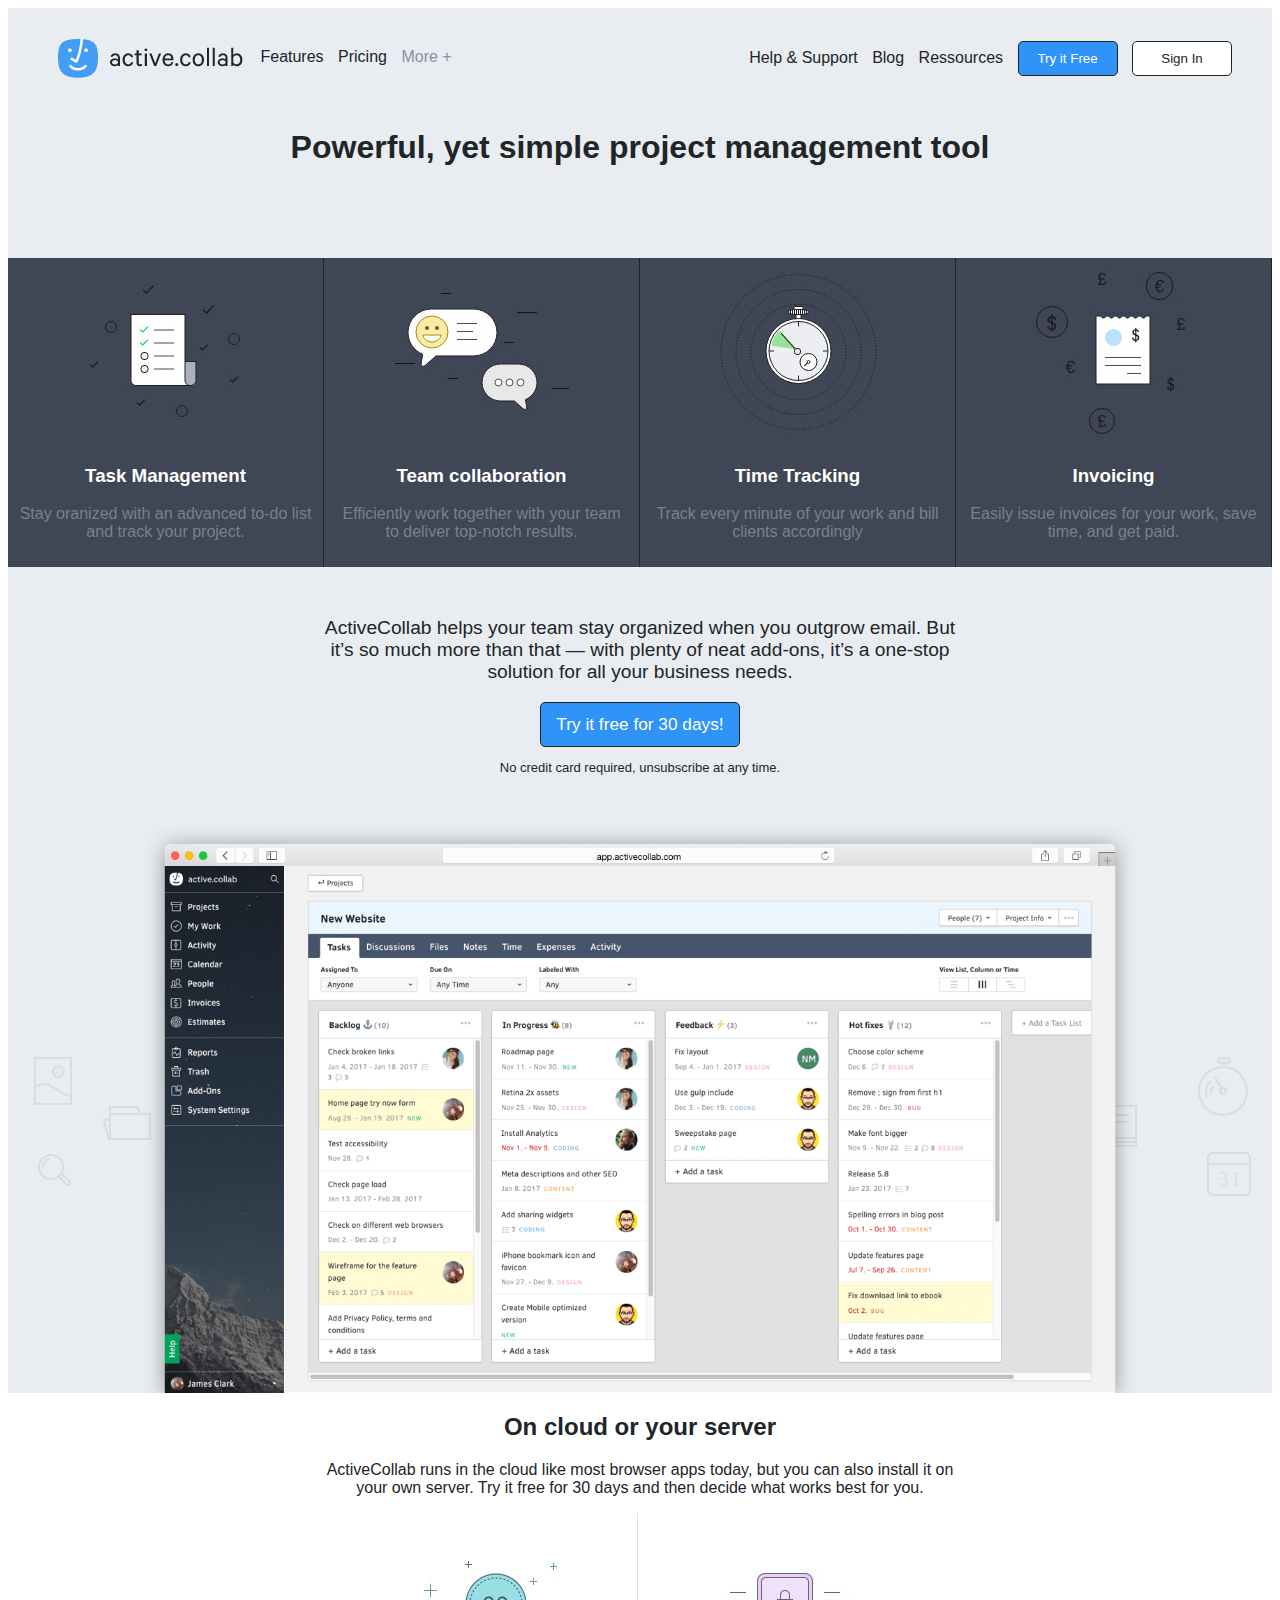
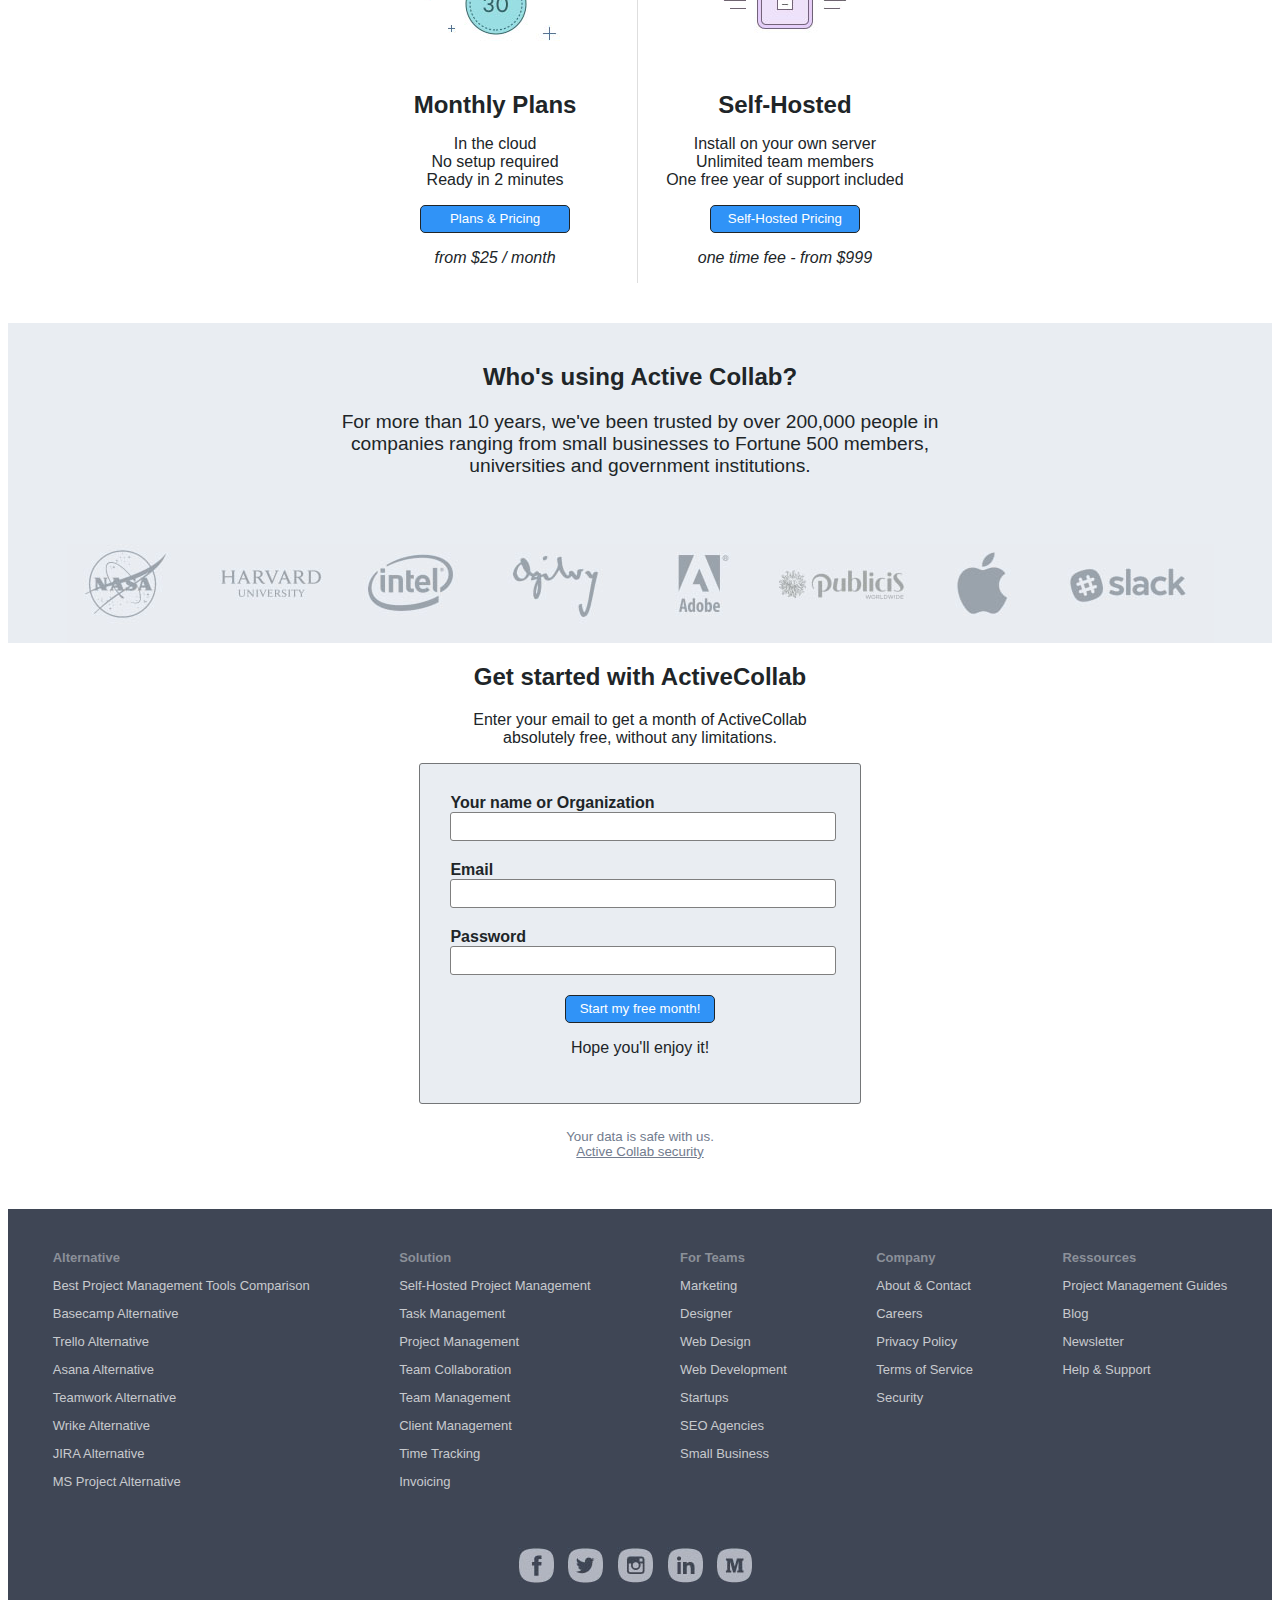
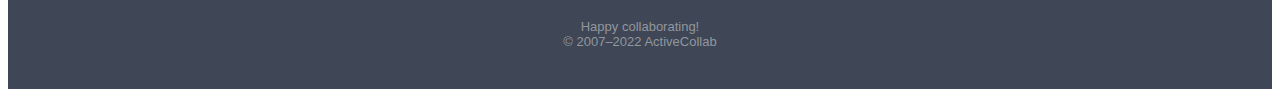
<file: active-collab/index.html>
<!DOCTYPE html>
<html lang="en">
    <head>
        <meta charset="UTF-8">
        <link rel="stylesheet" href="style.css">
        <title>ActiveCollab - Website</title>
    </head>
    <body>
        <header>
            <div class="menu">
                <menu class="menu-gauche">
                        <li><img src="img/logo.jpg" alt="logo"></li>
                        <li>Features</li>
                        <li>Pricing</li>
                        <li>More +</li>
                </menu>
                <menu class="menu-droite">
                        <li>Help & Support</li>
                        <li>Blog</li>
                        <li>Ressources</li>
                        <li><button>Try it Free</button></li>
                        <li><button class="sign">Sign In</button></li>
                </menu>
            </div>
            <div class="header">
                <h1>Powerful, yet simple project management tool</h1>
            </div>      
        </header>
        <main>
            <div class="intro">
                <article>
                    <img src="img/task-management.jpg" alt="Icon Task management">
                    <h3>Task Management</h3>
                    <p>Stay oranized with an advanced to-do list and track your project.</p>
                </article>
                <article>
                    <img src="img/team-collaboration.jpg" alt="icon Team collaboration">
                    <h3>Team collaboration</h3>
                    <p>Efficiently work together with your team to deliver top-notch results.</p>
                </article>
                <article>
                    <img src="img/time-tracking.jpg" alt="Icon Time Tracking">
                    <h3>Time Tracking</h3>
                    <p>Track every minute of your work and bill clients accordingly</p>
                </article>
                <article>
                    <img src="img/invoicing.jpg" alt="Icon Invoicing">
                    <h3>Invoicing</h3>
                    <p>Easily issue invoices for your work, save time, and get paid.</p>
                </article>
            </div>
            <div class="try-it">
                <div>
                    <p>ActiveCollab helps your team stay organized when you outgrow email. But it’s so much more than that — with plenty of neat add-ons, it’s a one-stop solution for all your business needs.</p>
                    <button>Try it free for 30 days!</button>
                    <p>No credit card required, unsubscribe at any time.</p>
                </div>
                <div>
                    <img src="img/demo.png" alt="Service preview">
                </div>
            </div>
            <div class="cloud">
                <div>
                    <h2>On cloud or your server</h2>
                    <p>ActiveCollab runs in the cloud like most browser apps today, but you can also install it on your own server. Try it free for 30 days and then decide what works best for you.</p>
                </div>
                <div>
                    <div>
                        <img src="img/monthly-plan.jpg" alt="monthly-plan">
                        <h2>Monthly Plans</h2>
                        <p>In the cloud<br>No setup required<br>Ready in 2 minutes</p>
                        <button>Plans & Pricing</button>
                     <p>from $25 / month</p>
                    </div>
                    <div>
                        <img src="img/self-hosted.jpg" alt="Self-Hosted">
                        <h2>Self-Hosted</h2>
                        <p>Install on your own server<br>Unlimited team members<br>One free year of support included</p>
                        <button>Self-Hosted Pricing</button>
                        <p>one time fee - from $999</p>
                    </div>    
                </div>
            </div>
            <div class="who">
                <article>
                    <h2>Who's using Active Collab?</h2>
                    <p>For more than 10 years, we've been trusted by over 200,000 people in companies ranging from small businesses to Fortune 500 members, universities and government institutions.</p>
                   <!-- <img src="img/who.jpg" alt="partner">--> 
                </article>
            </div>
            <section class="start">
                <div>
                    <h2>Get started with ActiveCollab</h2>
                    <p>Enter your email to get a month of ActiveCollab<br>absolutely free, without any limitations.</p>

                    <form>
                        <label for="name">Your name or Organization</label><br>
                        <input type="text" id="name"><br>
                        <label for="email">Email</label><br>
                        <input type="email" id="email"><br>
                        <label for="password">Password</label><br>
                        <input type="password" id="password"><br>
                        <div class="center">
                            <button>Start my free month!</button>
                            <p>Hope you'll enjoy it!</p>
                        </div>
                    </form>
                    <p class="safe">Your data is safe with us.<br>
                        <a href="#">Active Collab security</a>
                    </p>
                </div>
            </section>
        </main>
        <footer>
            <div class="footer">
                <article>
                    <h2>Alternative</h2>
                    <p>Best Project Management Tools Comparison</p>
                    <p>Basecamp Alternative</p>
                    <p>Trello Alternative</p>
                    <p>Asana Alternative</p>
                    <p>Teamwork Alternative</p>
                    <p>Wrike Alternative</p>
                    <p>JIRA Alternative</p>
                    <p>MS Project Alternative</p>
                </article>
                <article>
                    <h2>Solution</h2>
                    <p>Self-Hosted Project Management</p>
                    <p>Task Management</p>
                    <p>Project Management</p>
                    <p>Team Collaboration</p>
                    <p>Team Management</p>
                    <p>Client Management</p>
                    <p>Time Tracking</p>
                    <p>Invoicing</p>
                </article>
                <article>
                    <h2>For Teams</h2>
                    <p>Marketing</p>
                    <p>Designer</p>
                    <p>Web Design</p>
                    <p>Web Development</p>
                    <p>Startups</p>
                    <p>SEO Agencies</p>
                    <p>Small Business</p>
                </article>
                <article>
                    <h2>Company</h2>
                    <p>About & Contact</p>
                    <p>Careers</p>
                    <p>Privacy Policy</p>
                    <p>Terms of Service</p>
                    <p>Security</p>
                </article>
                <article>
                    <h2>Ressources</h2>
                    <p>Project Management Guides</p>
                    <p>Blog</p>
                    <p>Newsletter</p>
                    <p>Help & Support</p>
                </article>
            </div>
            <div class="social">
                <div>
                    <img src="img/fb.jpg" alt="Facebook">
                    <img src="img/twitter.jpg" alt="Twitter">
                    <img src="img/instagram.jpg" alt="Instagram">
                    <img src="img/linkedin.jpg" alt="LinkedIn">
                    <img src="img/monster.jpg" alt="Monster">
                </div>
                <div>
                    <p>Happy collaborating!
                 <br>© 2007–2022 ActiveCollab</p>
                    </div> 
            </div>
        </footer>
    </body>
</html>
</file>
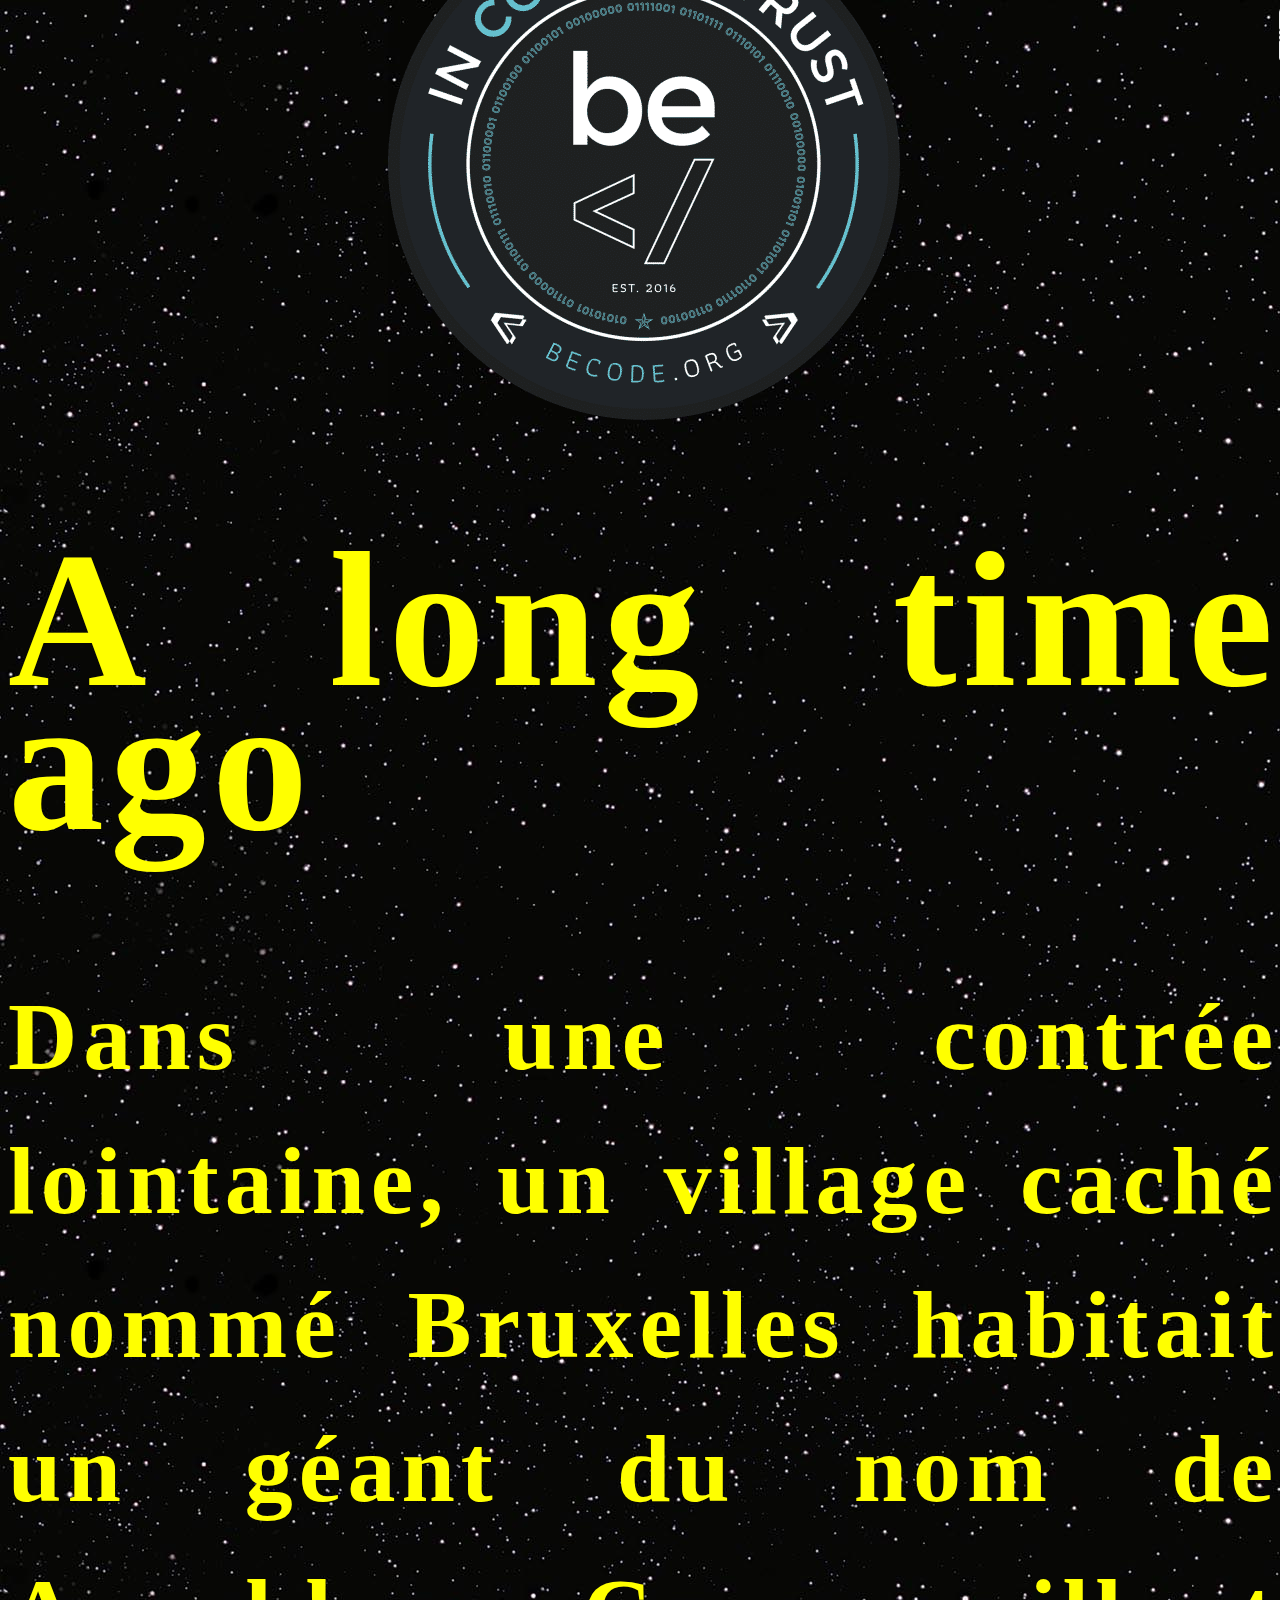
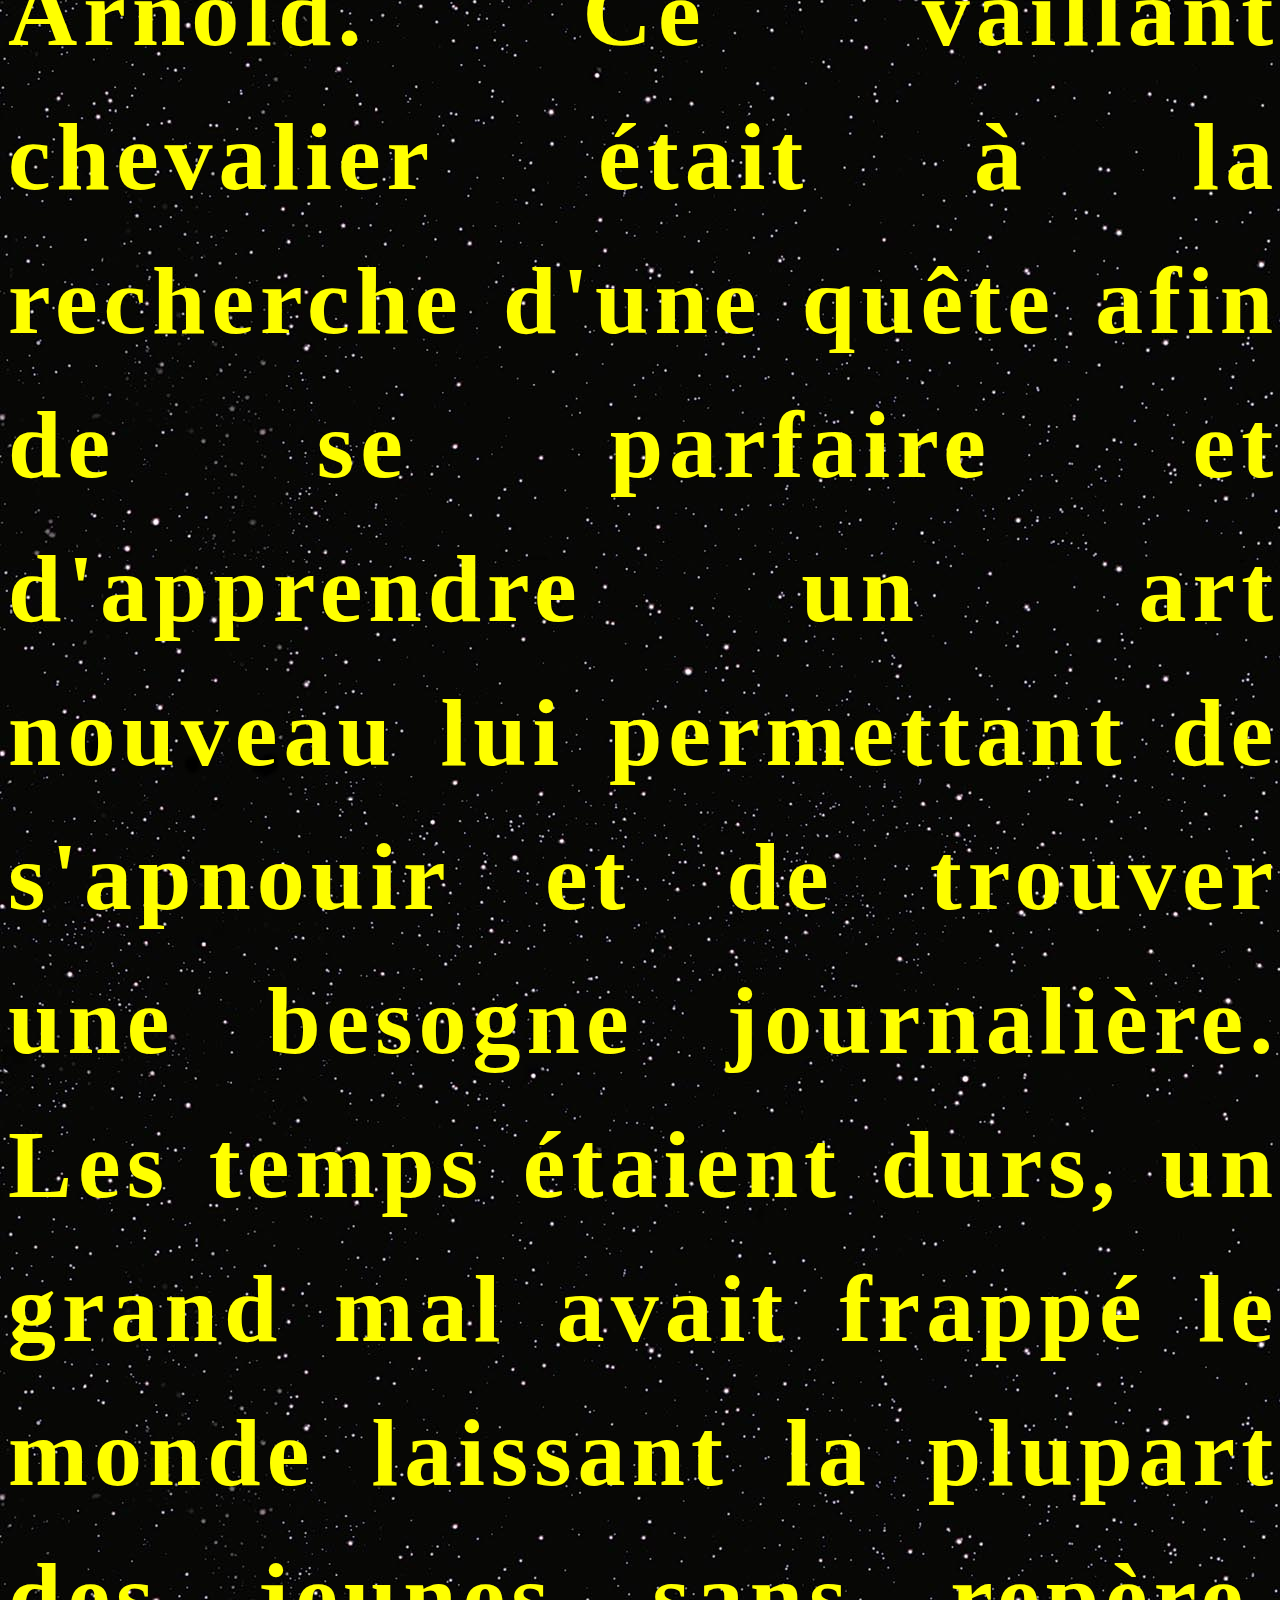
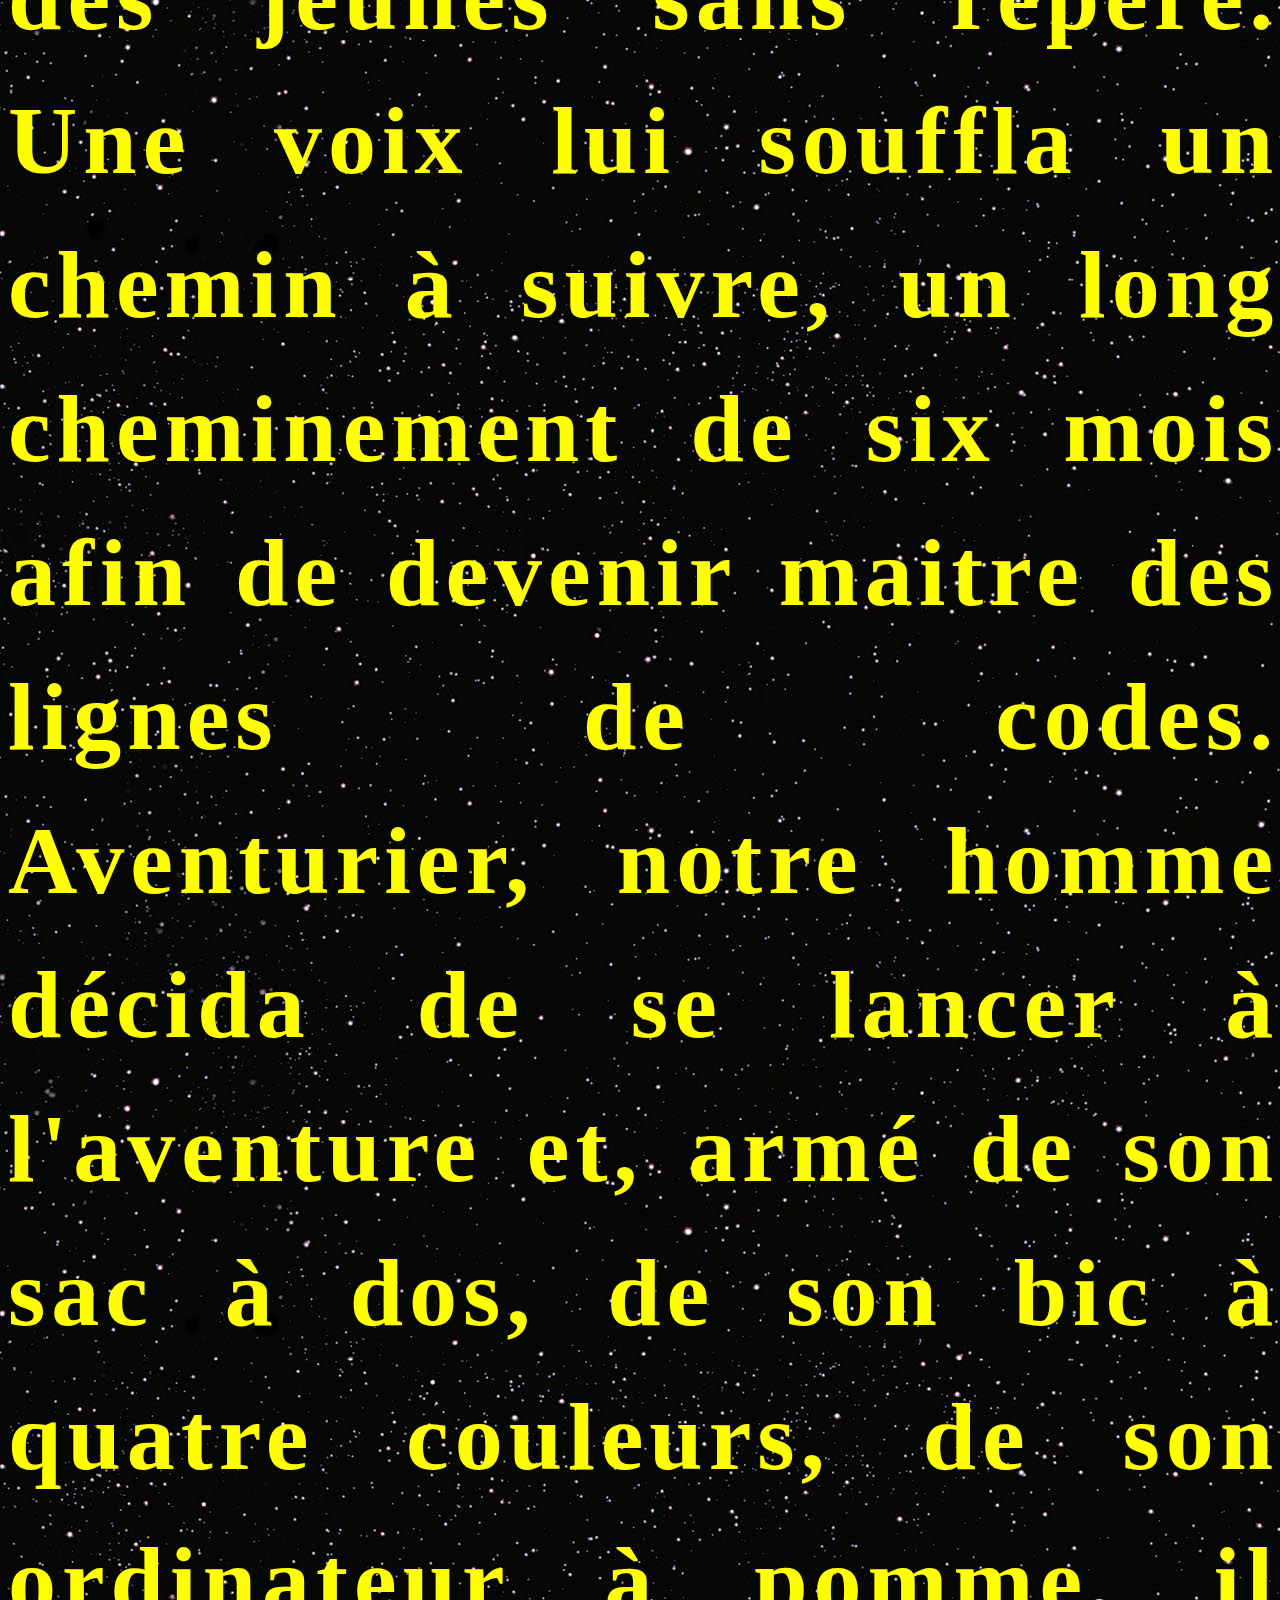
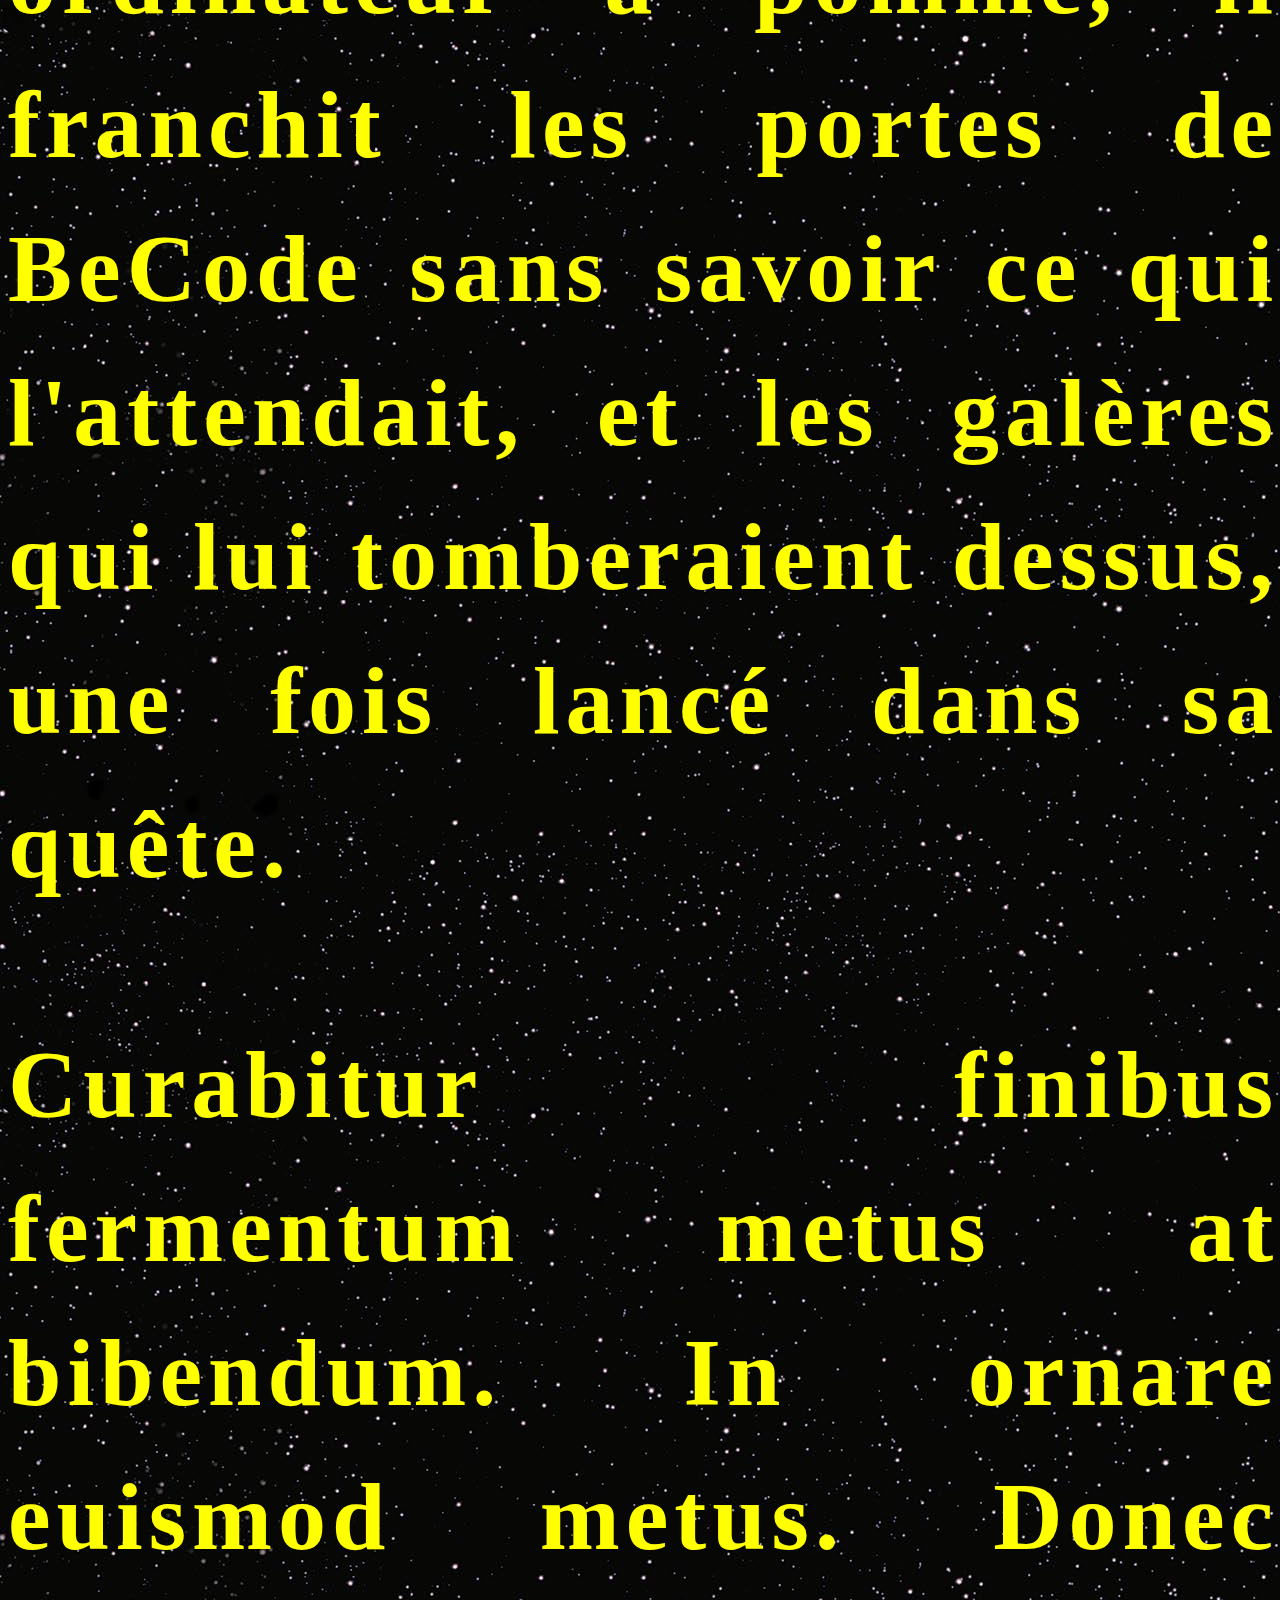
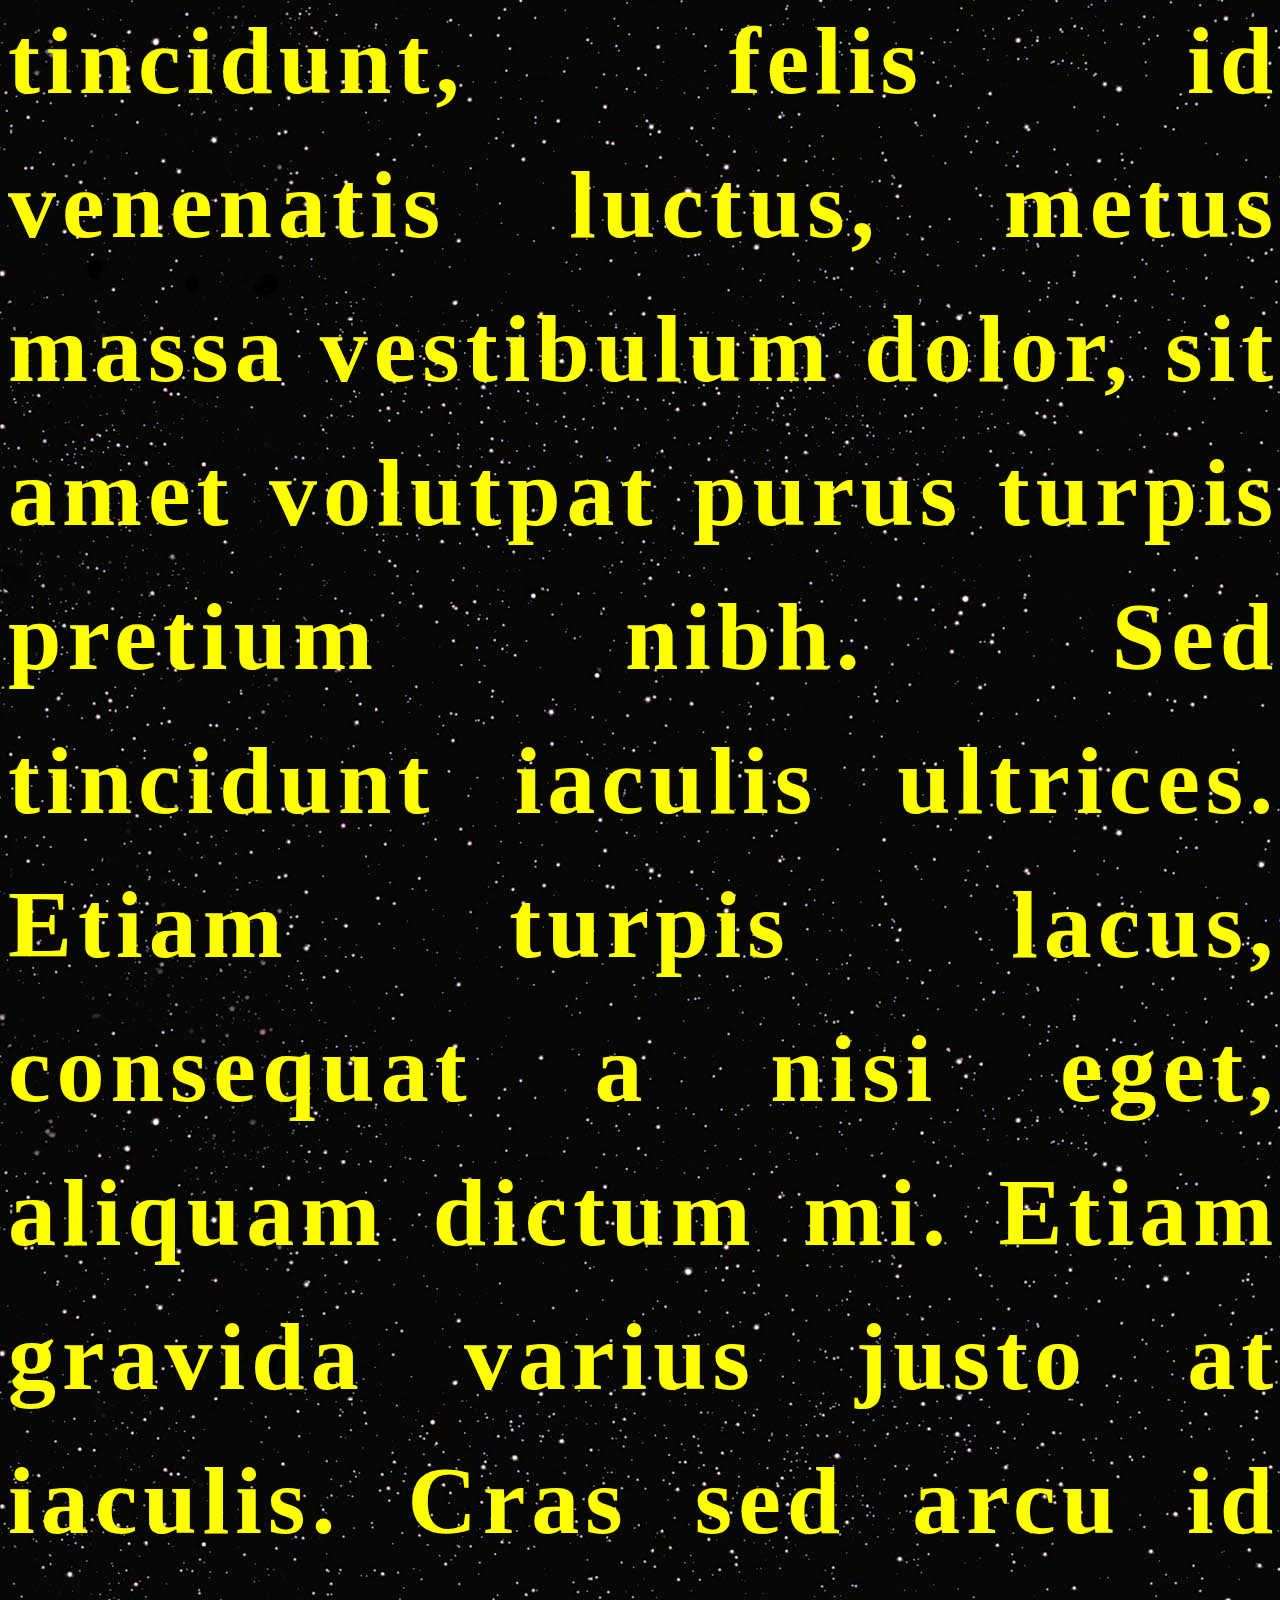
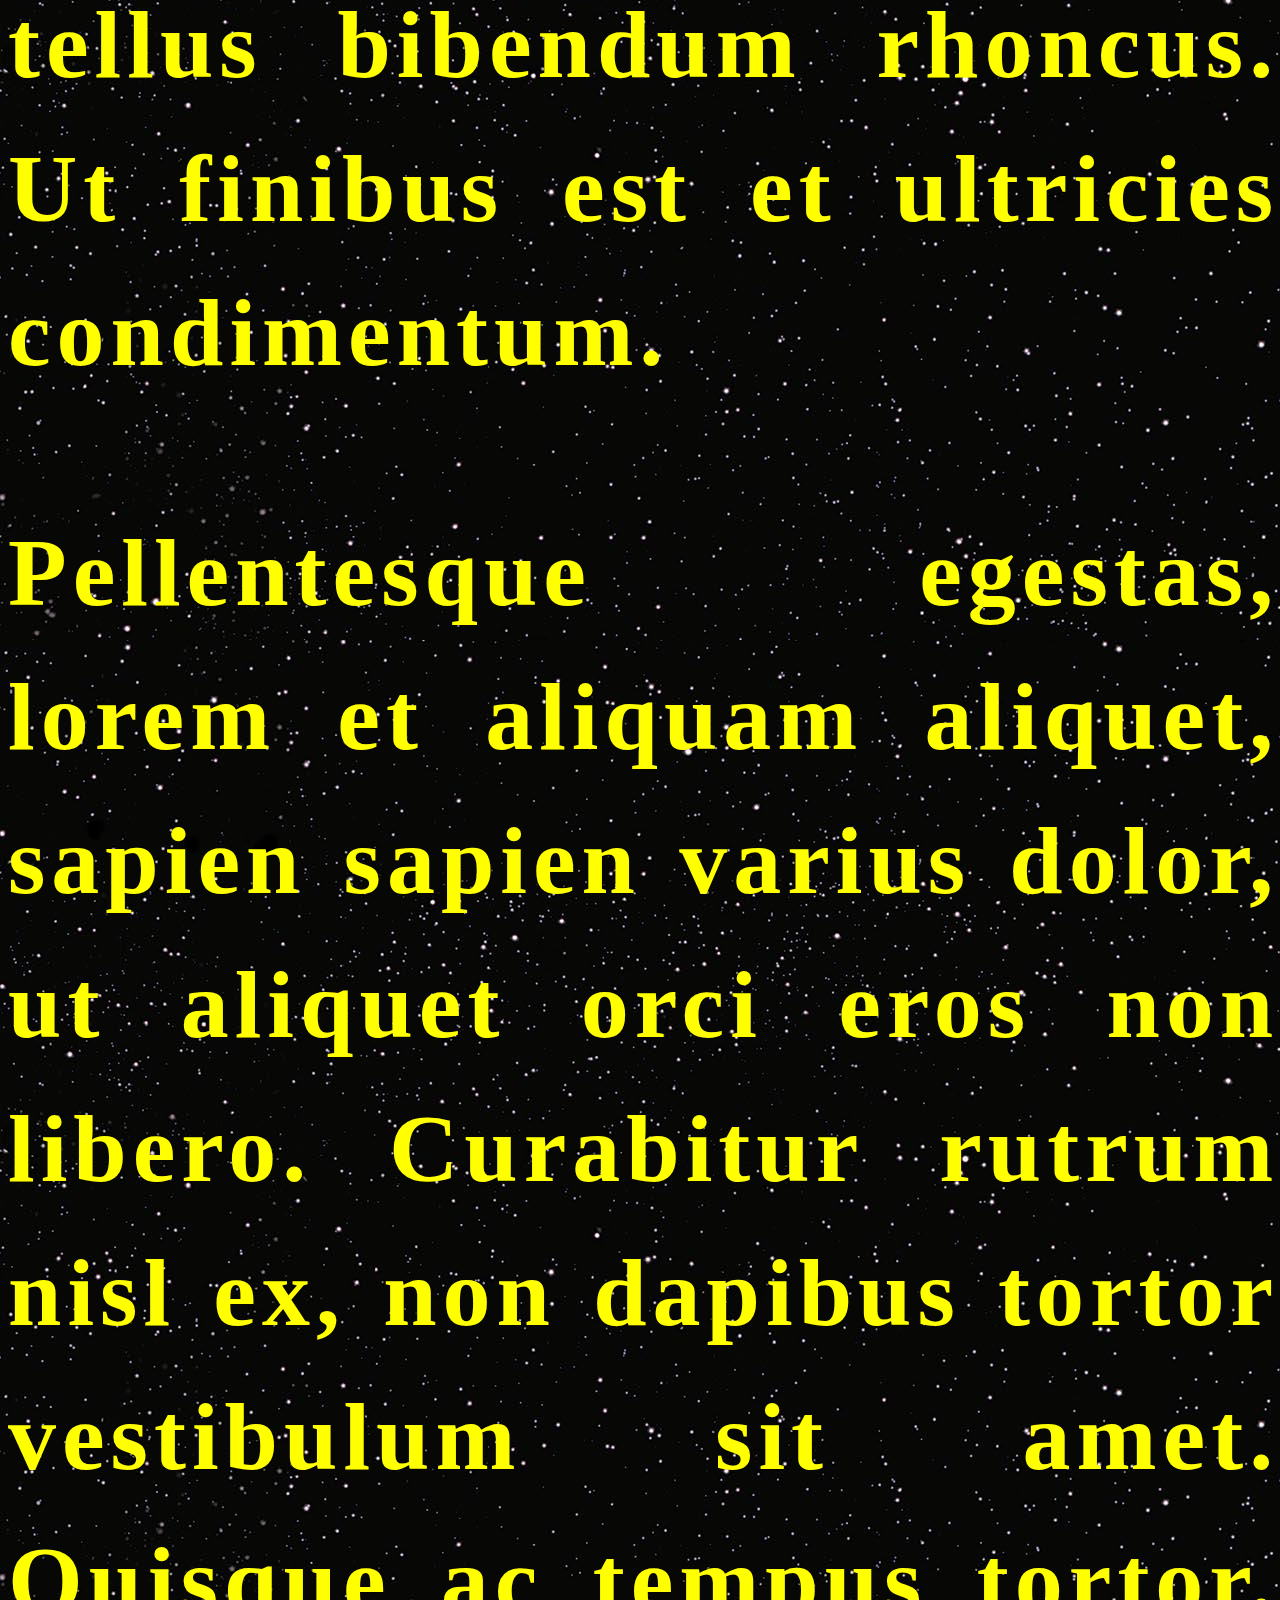
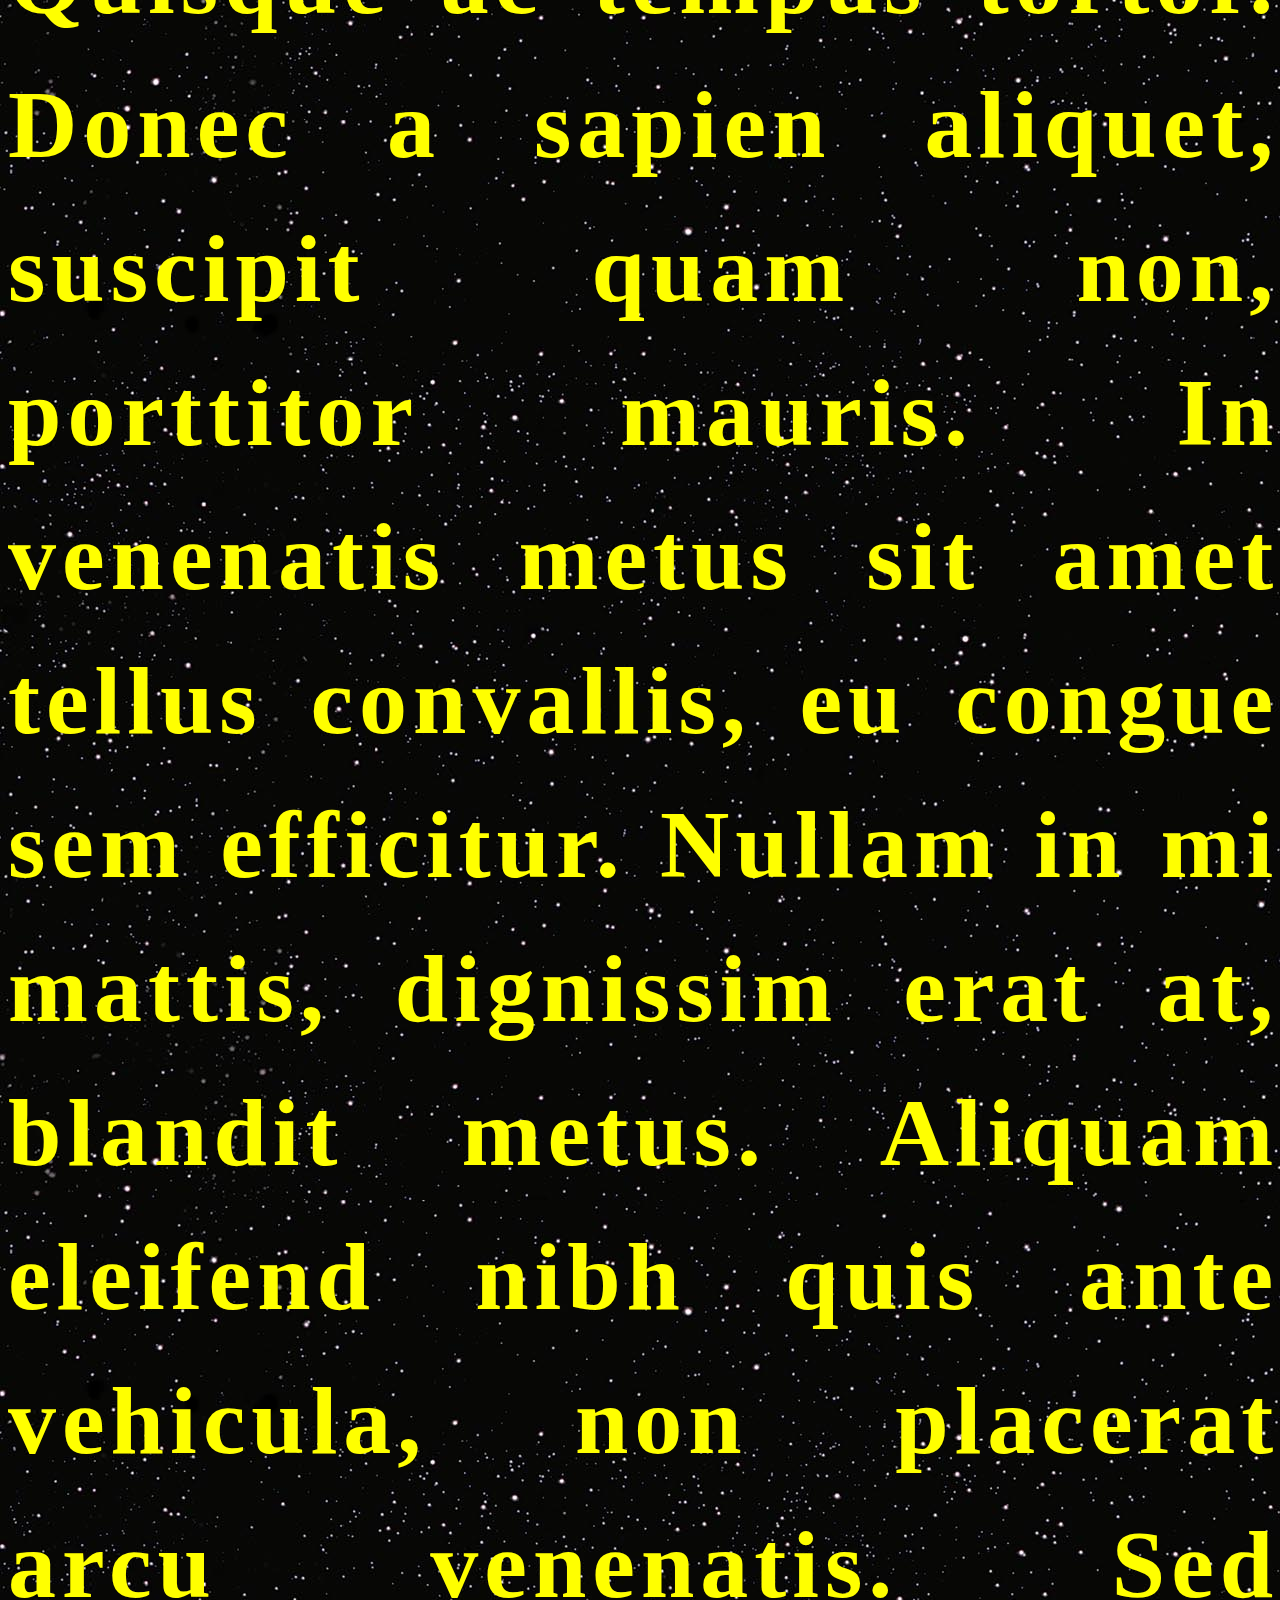
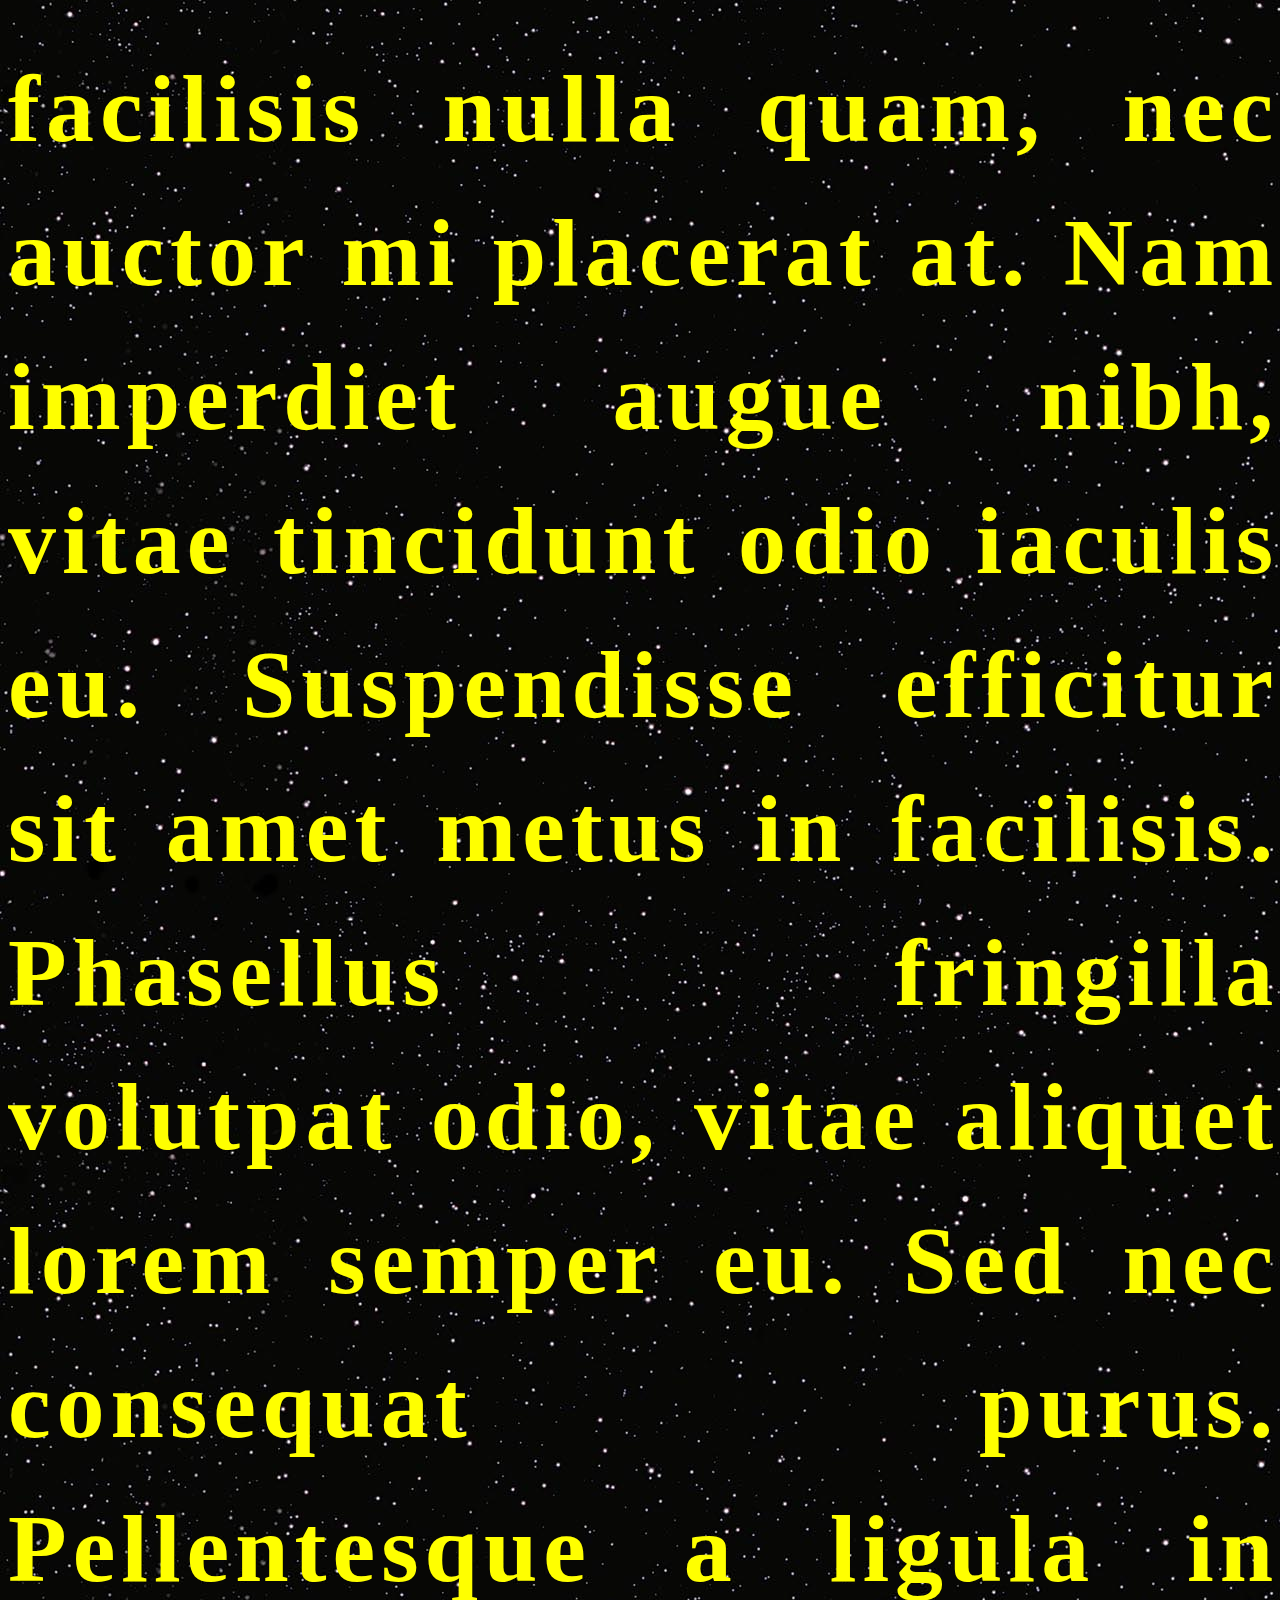
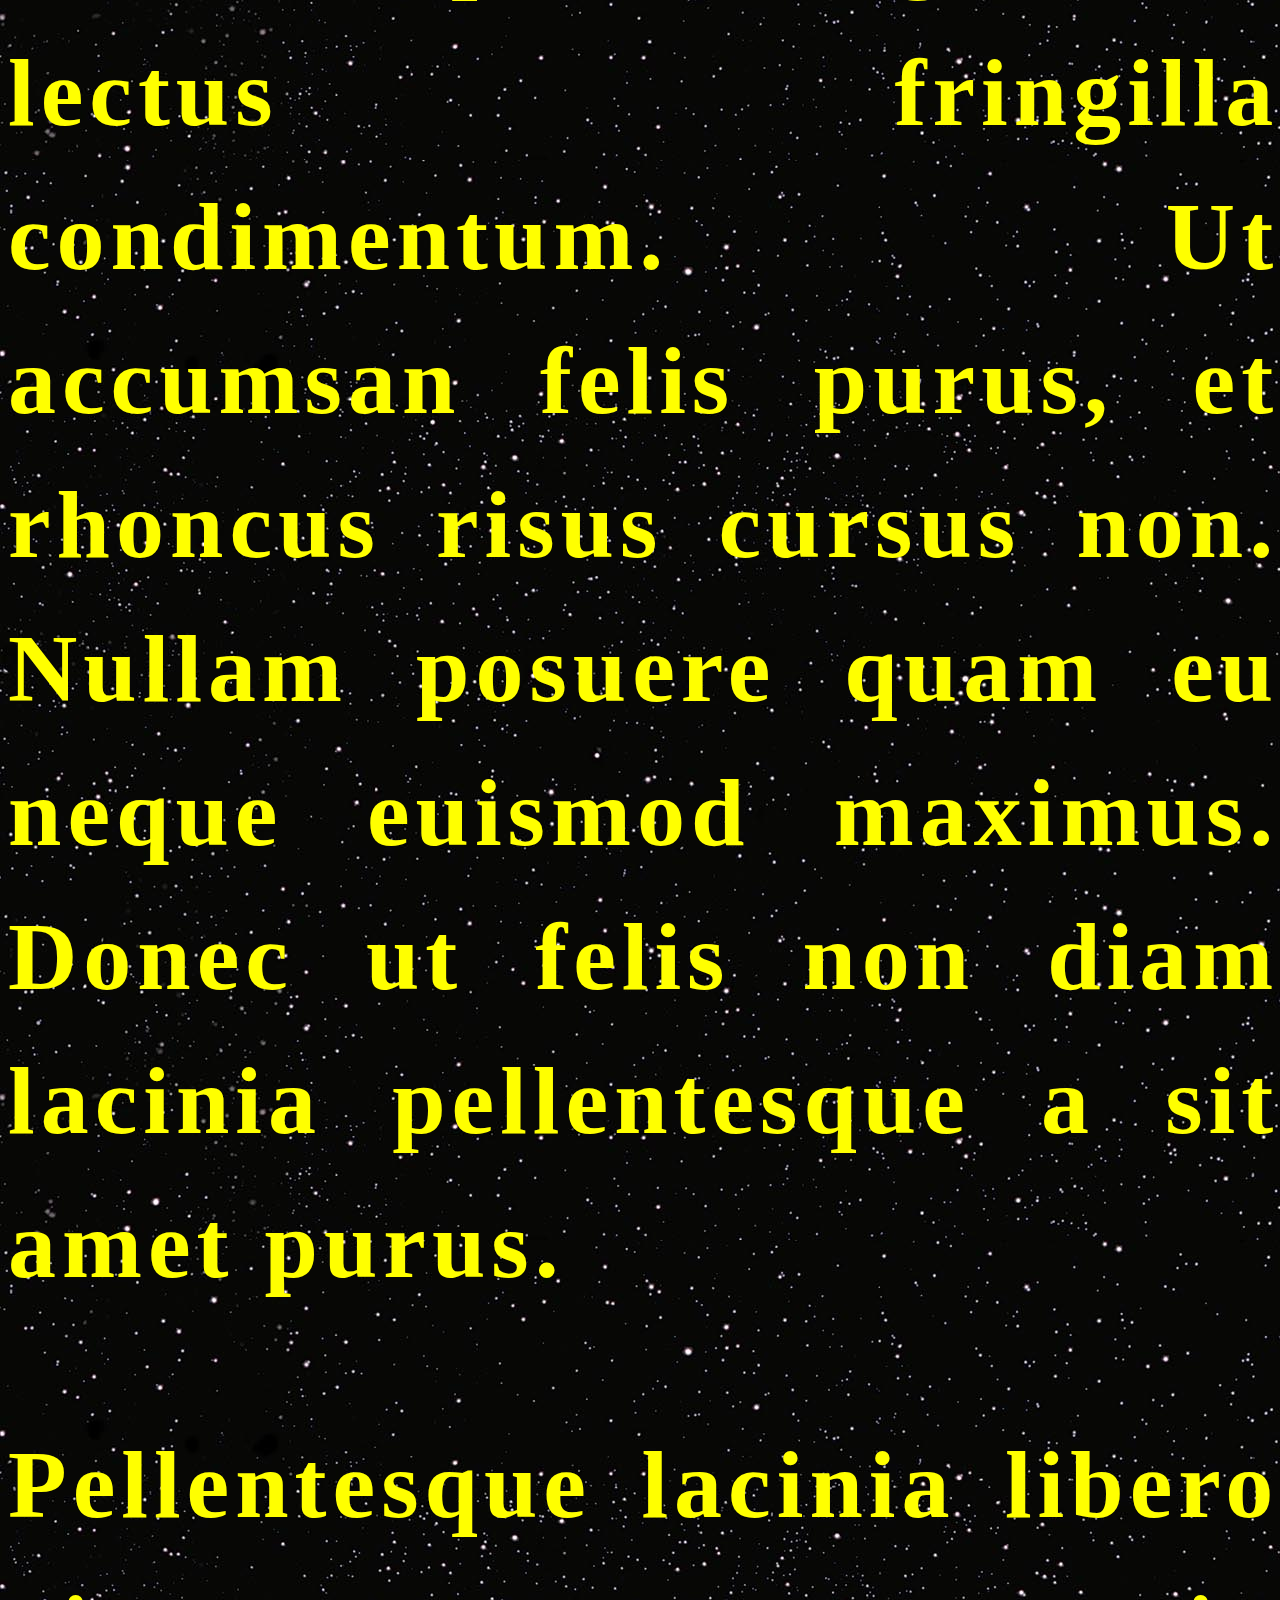
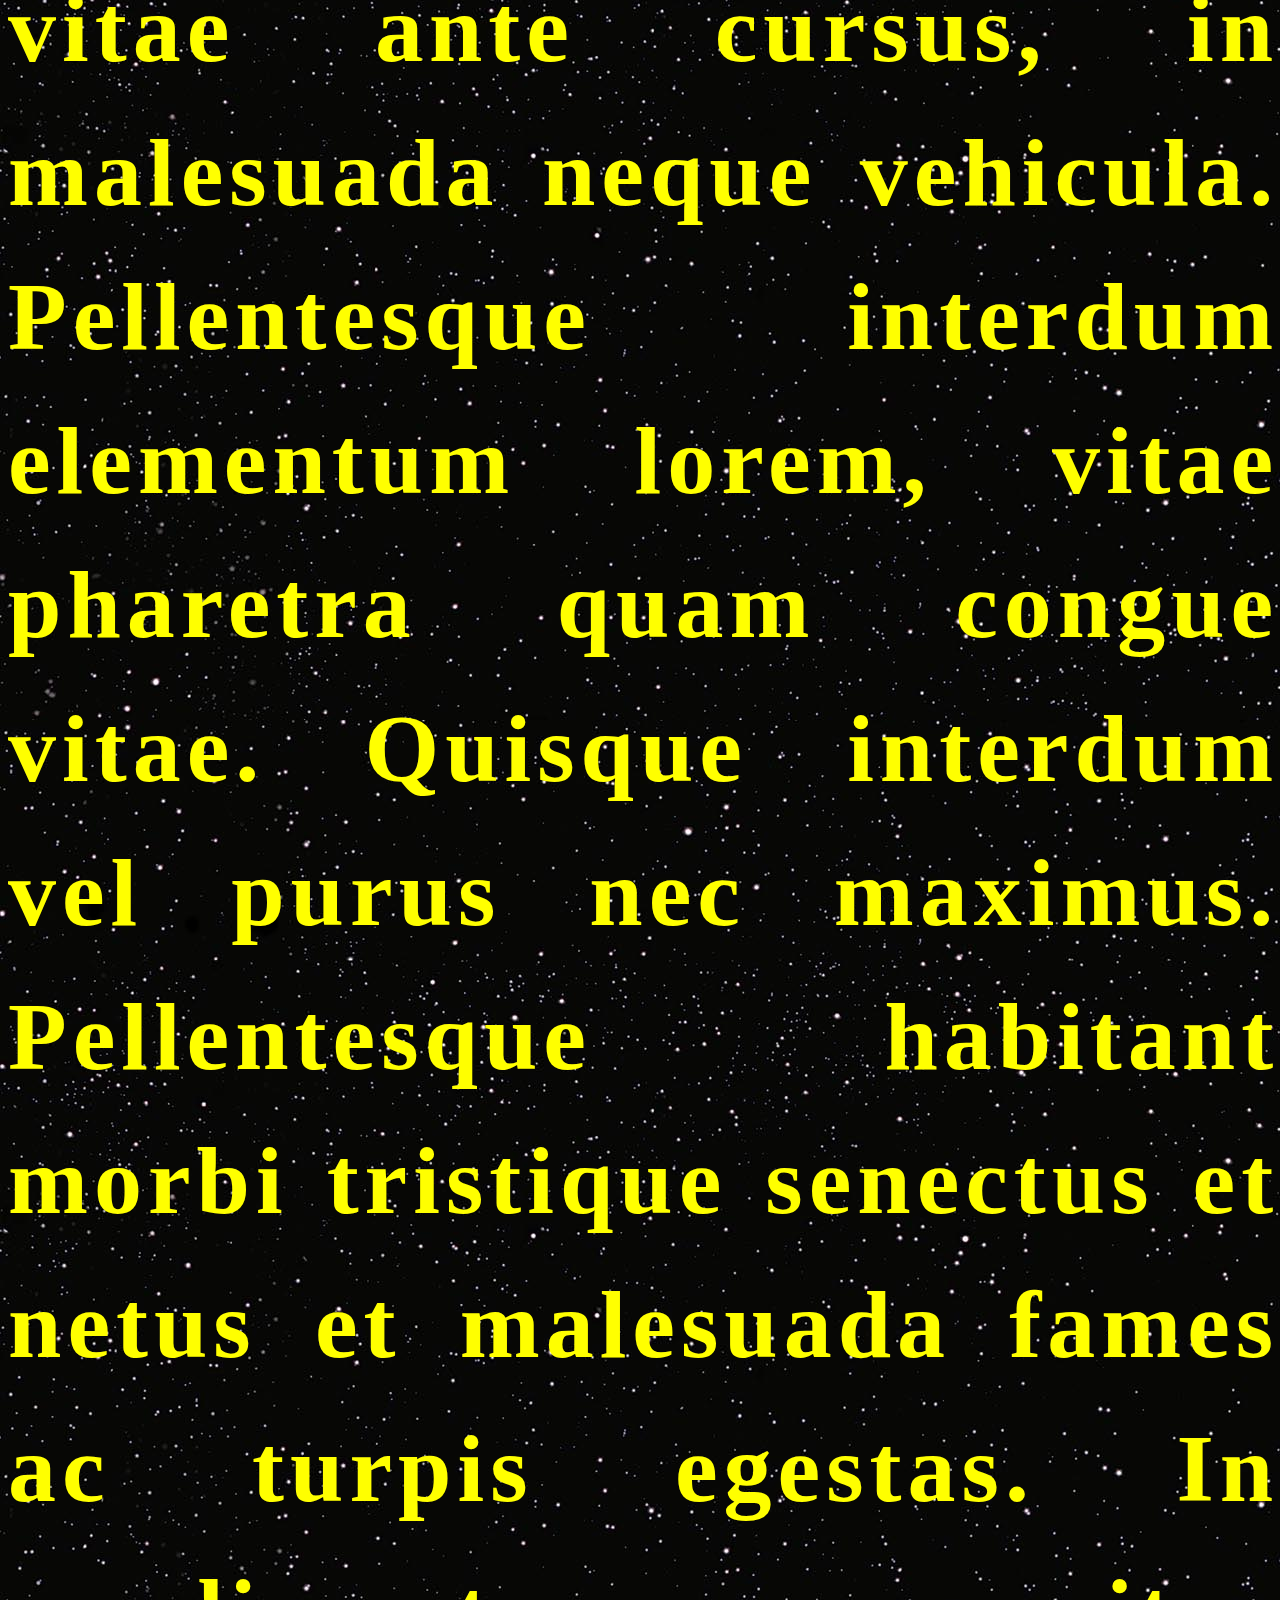
<file: Stars-Wars-Crawl/index.html>
<!DOCTYPE html>
<html lang="en">
    <head>
        <title>Star-Wars : Intro</title>
        <link rel="stylesheet" href="style.css">
    </head>
    <body>
        <section class="star-wars">
            <div class="crawl">
                <div class="title">
                    <img src="becode.png">
                    <h1>A long time ago</h1>
                </div>
                <p>Dans une contrée lointaine, un village caché nommé Bruxelles habitait un géant du nom de Arnold. Ce vaillant chevalier était à la recherche d'une quête 
                    afin de se parfaire et d'apprendre un art nouveau lui permettant de s'apnouir et de trouver une besogne journalière. Les temps étaient durs, un grand mal avait frappé le monde
                    laissant la plupart des jeunes sans repère. Une voix lui souffla un chemin à suivre, un long cheminement de six mois afin de devenir maitre des lignes de codes. Aventurier, notre homme
                     décida de se lancer à l'aventure et, armé de son sac à dos, de son bic à quatre couleurs, de son ordinateur à pomme, il franchit les portes de BeCode sans savoir 
                     ce qui l'attendait, et les galères qui lui tomberaient dessus, une fois lancé dans sa quête.
                </p>
                <p>Curabitur finibus fermentum metus at bibendum. In ornare euismod metus. Donec tincidunt, felis id venenatis luctus, metus massa vestibulum dolor, sit amet volutpat purus turpis pretium nibh. Sed tincidunt iaculis ultrices. Etiam turpis lacus, consequat a nisi eget, aliquam dictum mi. Etiam gravida varius justo at iaculis. Cras sed arcu id tellus bibendum rhoncus. Ut finibus est et ultricies condimentum.</p>
                <p>Pellentesque egestas, lorem et aliquam aliquet, sapien sapien varius dolor, ut aliquet orci eros non libero. Curabitur rutrum nisl ex, non dapibus tortor vestibulum sit amet. Quisque ac tempus tortor. Donec a sapien aliquet, suscipit quam non, porttitor mauris. In venenatis metus sit amet tellus convallis, eu congue sem efficitur. Nullam in mi mattis, dignissim erat at, blandit metus. Aliquam eleifend nibh quis ante vehicula, non placerat arcu venenatis. Sed facilisis nulla quam, nec auctor mi placerat at. Nam imperdiet augue nibh, vitae tincidunt odio iaculis eu. Suspendisse efficitur sit amet metus in facilisis. Phasellus fringilla volutpat odio, vitae aliquet lorem semper eu. Sed nec consequat purus. Pellentesque a ligula in lectus fringilla condimentum. Ut accumsan felis purus, et rhoncus risus cursus non. Nullam posuere quam eu neque euismod maximus. Donec ut felis non diam lacinia pellentesque a sit amet purus.</p>
                <p>Pellentesque lacinia libero vitae ante cursus, in malesuada neque vehicula. Pellentesque interdum elementum lorem, vitae pharetra quam congue vitae. Quisque interdum vel purus nec maximus. Pellentesque habitant morbi tristique senectus et netus et malesuada fames ac turpis egestas. In condimentum sem vitae justo iaculis commodo. Etiam ac ultricies nunc. Donec blandit lorem in convallis tincidunt. Vestibulum id efficitur enim. Integer ac suscipit risus. Donec gravida porttitor mauris at malesuada. Cras vestibulum velit in justo porta, id rhoncus ipsum varius.</p>
                <p>Phasellus a felis fermentum, tristique sapien ac, semper magna. Integer id velit consectetur justo porta porta. Nam venenatis mauris urna, in pulvinar ante dapibus id. Sed dignissim imperdiet justo fringilla elementum. Nullam tincidunt feugiat lectus, in pellentesque sapien blandit vel. Proin eget lacus mattis, tempor ante a, aliquet tortor. Donec maximus, felis gravida sagittis maximus, ex nisi hendrerit quam, quis aliquam arcu erat sit amet arcu. Curabitur dapibus, lorem eu pharetra finibus, nulla libero tincidunt leo, a convallis dui diam a lectus. Curabitur at nibh sit amet dui commodo viverra sed eget ligula. Aenean vitae accumsan magna, non semper neque. Maecenas aliquam posuere tincidunt. Nullam ullamcorper sapien vitae arcu interdum, sit amet vehicula lacus eleifend.</p>
            </div>
            
                <audio controls autoplay loop>
                    <source src="generique.mp3" type="audio/mpeg">
                    Your browser does not support the audio element.
                </audio>
        </section>
    </body>
</html>
</file>
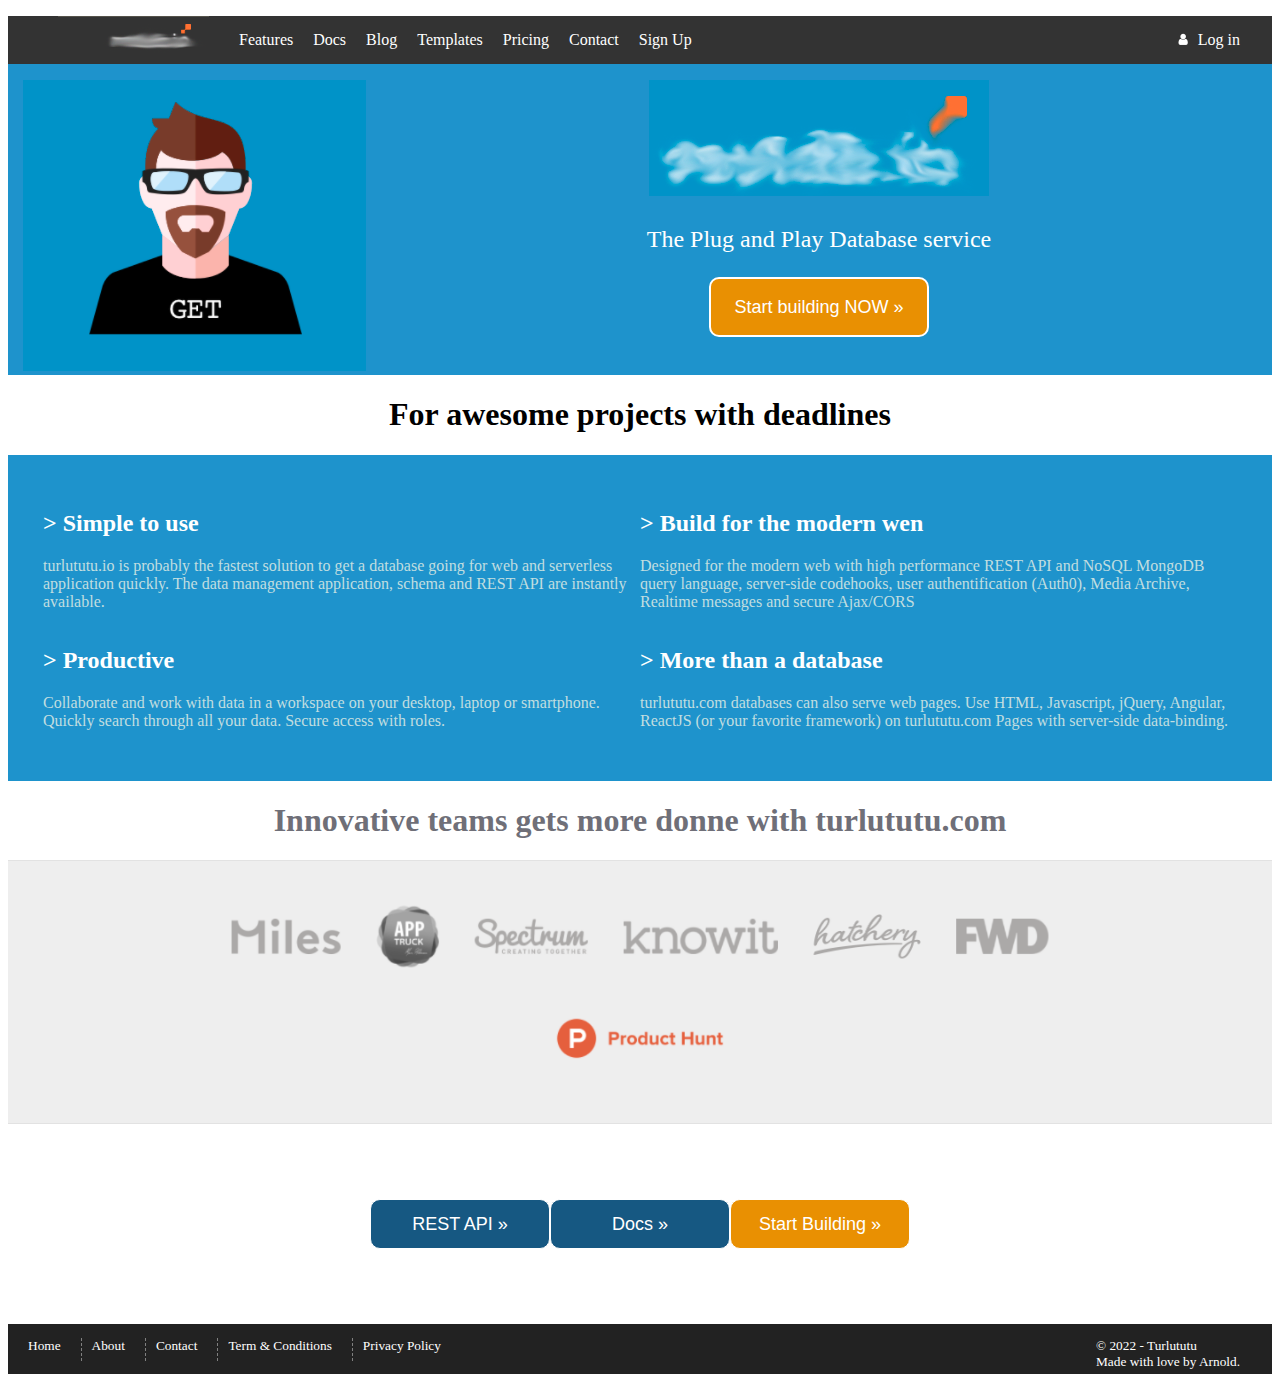
<file: turlutut/index.html>
<!DOCTYPE html>
<html lang="ENG">
    <head>
        <link rel="stylesheet" href="style.css">
        <meta charset="UTF-8">
        <title>Turlututu</title>
    </head>
    <body>
        <header>
            <menu>
                <p><img src="img/home.png" alt="logo home"></p>
                <p>Features</p>
                <p>Docs</p>
                <p>Blog</p>
                <p>Templates</p>
                <p>Pricing</p>
                <p>Contact</p>
                <p>Sign Up</p>
                <p><img src="img/login.png" alt="image login">Log in</p>
            </menu>
            <div class="header">
                <div class="man">
                    <img src="img/man.png" alt="Image d'un mec à lunette">
                </div>
                <div class="info">
                    <img src="img/logo.png" alt="Logo assez chelou">
                    <p>The Plug and Play Database service</p>
                    <button type="button">Start building NOW »</button>
                </div>
            </div>
        </header>
        <main>
            <section class="titre">
                <h1>For awesome projects with deadlines</h1>
            </section>
            <section>
                <article>
                    <h2>> Simple to use</h2>
                    <p>turlututu.io is probably the fastest solution to get a database going for web and serverless application quickly. The data management application, schema and REST API are instantly available.</p>
                </article>
                <article>
                    <h2>> Build for the modern wen</h2>
                    <p>Designed for the modern web with high performance REST API and NoSQL MongoDB query language, server-side codehooks, user authentification (Auth0), Media Archive, Realtime messages and secure Ajax/CORS</p>
                </article>
                <article>
                    <h2>> Productive</h2>
                    <p>Collaborate and work with data in a workspace on your desktop, laptop or smartphone. Quickly search through all your data. Secure access with roles.</p>
                </article>
                <article>
                    <h2>> More than a database</h2>
                    <p>turlututu.com databases can also serve web pages. Use HTML, Javascript, jQuery, Angular, ReactJS (or your favorite framework) on turlututu.com Pages with server-side data-binding.</p>
                </article>
            </section>
            <section class="titre">
                <h1>Innovative teams gets more donne with turlututu.com</h1>
            </section>
            <section class="sponsors">
                <article>
                    <img src="img/sponsors.png" alt="List of sponsors">
            </section>
            <section class="misc">
                <button type="button">REST API »</button>
                <button type="button">Docs »</button>
                <button type="button">Start Building »</button>

            </section>
        </main>
        <footer>
            <p>Home</p> 
            <p>About</p>
            <p>Contact</p>
            <p>Term & Conditions</p> 
            <p>Privacy Policy</p>
            <p>&copy; 2022 - Turlututu<br>Made with love by Arnold.</p>
        </footer>
    </body>

</html>
</file>
<file: active-collab/style.css>
html {
    background-color: white;
    font-family:'Trebuchet MS', 'Lucida Sans Unicode', 'Lucida Grande', 'Lucida Sans', Arial, sans-serif;
    color: #202528;
    width: 100%;
}

button{
    background-color: #3093f7;
    border: 1px solid #202528;
    color: white;
    border-radius: 5px;
    height: 28px;
    width: 150px;
}

/* Menu */
.menu{
    display: flex;
    align-items: center;
    height: 100px;

}
menu li {
    margin:0;
    display: inline-block;
    padding-left: 10px;
    list-style: none;
}
/* Gauche */
.menu img {
    max-width: 100%;
    vertical-align: middle;
}
.menu-gauche{
    width: 50%;

}
.menu-gauche li:last-child{
    color:#8891a0;
}

/* Droite */

.menu-droite {
    width: 50%;
    margin-right: 40px;
    text-align: right;


}

.menu-droite button{
    height: 35px;
    width: 100px;

}
.sign{
    background-color: white;
    color: #202528;
}

/* HEADER */

header{
    background-color: #e9edf2;
    height: 250px;

}
header h1{
    text-align: center;
}

/* INTRO */

.intro {
    background-color: #3f4655;
    color: #7b808a;
    border: #1f232a;
    display: flex;
    text-align: center;
    align-items: center;
    
}
.intro h3 {
    color: white;
}
.intro article{
    flex: 1%;
    padding: 10px;
    border-right: 1px solid #202528;
}

/* TRY-IT */
.try-it{
    display: flex;
    flex-direction: column;
    align-items: center;
    background-color: #e9edf2;

    
}
.try-it div:nth-child(1) {
    position: relative;
    width: 50%;
    font-size: larger;
    text-align: center;
    padding: 30px;
    

}
.try-it button{
    font-size: 90%;
    height: 45px;
    min-width: 200px;
}

.try-it p:last-child{
    font-size: small;
}

/* DEMO */
.try-it div:nth-child(2){
    background: url("img/demo-fond.svg") repeat-x center;
}

.try-it img{
    max-width: 80%;
    display: block;
    margin-left: auto;
    margin-right: auto;
}

/* CLOUD */

.cloud {
    display: flex;
    text-align: center;
    align-content: center;
    margin: auto;
    flex-direction: column;
    width: 50%;
    margin-bottom: 40px;
}

.cloud div:nth-child(2) div{
    width: 45%;
    margin: auto;
    display:inline-block;
}

.cloud div:nth-child(2) div h2{
    margin: 0;
}

.cloud div:nth-child(2) div:first-child{
    border-right: #dedede 1px solid;
}


.cloud div:nth-child(2) div p:last-child{
    font-style: oblique;
}


/* WHO */
.who {
    display: flex;
    flex-direction: column;
    align-items: center;
    margin: auto;
    padding-top: 20px;
    min-height: 300px;
    background: url("img/who.jpg") bottom center no-repeat, #e9edf2;
}
.who article {
    text-align: center;
    width: 50%;
}

.who p{
    font-size: larger;
}

.who img{
    max-width: 100%;
    
}

/* GET STARTED ! */

.start {
    display: flex;
    align-items: center;
    flex-direction: column;
    text-align: center;
    
}
.start div {
    width: 50%;
}
form {
    background: #e9edf2;
    border: 1px solid #747678;
    border-radius: 3px;
    width: 60%;
    text-align: left;
    padding: 30px ;
    margin: auto;
}

input {
    width: 100%;
    height: 25px;
    border: #7f7f7f 1px solid;
    border-radius: 3px;
    margin-bottom: 20px;
    color: #757575;
}

label {
    font-weight: bolder;
}
.center {
    text-align: center;
    margin: auto;
}

.safe{
    margin: 25px 0 50px 0;
    color: #727c8e;
    font-size: smaller;
}

.safe a{
    color: #727c8e;
}

/* FOOTER */
footer{
    background-color: #3f4655;
    color: #c8cace;
}

.footer{
    display: flex;
    align-content: center;
    flex-wrap: wrap;
}
.footer article {
    flex:none;
    padding: 30px;
    font-size: small;
    margin-left: auto;
    margin-right: auto;
}
footer h2{
    color: #8b9099;
    font-size: small;
}

/* Social */

.social {
    display: flex;
    flex-direction: column;
    align-items: center;
    text-align: center;
    font-size: small;
    color: #92969f;
    margin-top: 15px;
}

.social img{
    margin-right: 10px;
    margin-bottom: 20px;
}

.social p{
    margin-bottom: 40px;
}
</file>
<file: Stars-Wars-Crawl/style.css>
/* REALISE THANKS TO 
https://css-tricks.com/snippets/css/star-wars-crawl-text/
*/

body {
    width: 100%;
    height: 100%;
    overflow: hidden;
    background: url("background.jpg") #000;
    color: yellow;
    text-align: center;

}
.star-wars {
    display: flex;
    justify-content: center;
    height: 800px;
    perspective: 400px;

    font-size: 600%;
    font-weight: 600;
    letter-spacing: 6px;
    line-height: 150%;
    text-align: justify;

}

.crawl {
    position: relative;
    top: -100px;
    transform-origin: 50% 100%;
    animation: crawl 60s linear;
}

img {
    display: block;
    margin-left: auto;
    margin-right: auto;
}

@keyframes crawl {
    0% {
        top:0;
        transform:rotateX(20deg) translateZ(0);
    }
    100% {
        top: -6000px;
        transform:rotateX(25deg) translateZ(-2500px);
    }
}
</file>
<file: turlutut/style.css>
html {
    background-color: white;
    color: white;
    width: 100%; 
    margin: auto;
}

/* MENU */
menu{
    background-color: #333333;
    text-align: left;
    padding-left: 50px;
    
    align-items: center;
    display: flex;
}
menu p {
    margin: 0;
    display: inline;
    margin-right: 20px;
}

menu p:last-child {
    position: absolute;
    right: 20px;
}
menu img:last-child {
    padding-right: 10px;
}

/* HEAD */
header{
    background-color: #1e93cc;
}
.header {
    display: flex;
}
.man {
    
    flex: 20%;
    padding-left: 15px;
}
.info {
    flex: 80%;
    justify-content: center;
    align-items: center;
    text-align: center;
    font-size: 24px;
    
}

.info button{
    background-color: #165882;
    border: 2px solid white;
    height: 60px;
    width: 220px;
    font-weight:500;
}

/* MAIN / CONTENT */

article p{
    color: #c1dee0;
}
 /* Première section */

h1{
    color: black;
    text-align: center;
}

section:nth-child(2){
    background-color: #1e93cc;
    border: 1px #f2f2f2;
    display: flex;
    flex-wrap: wrap;
    padding: 35px;
}

section:nth-child(2) article{

    flex: 50%;
}

 /* Deuxième section */

section:nth-child(3) h1 {
    color: #6f6f78;
}

.sponsors {
    background-color: #eeeeee;
    border-top: 1px solid #e2e2e2;
    border-bottom: 1px solid #e2e2e2;
    color: #aba9a8;
    justify-content: center;

}

.sponsors img{
    max-width: 100%;
}

 /* Troisème section : buttons */

 .misc {
     min-height: 200px;
     display: flex;
     justify-content: center;
     align-items: center;

 }

button{
    background-color: #165882;
    border: 1px solid white;
    color: white;
    border-radius: 10px;
    font-size: 18px;
    height: 50px;
    width: 180px;
}
button:last-child{
    background-color: #e99002;
}

 /* Footer */

footer{
    background-color: #222222;
    min-height: 50px;
    display: flex;
    justify-content: left;
    padding-left: 10px;
    font-size: smaller;

}
footer p {
    padding-right: 20px;
    padding-left: 10px;
    border-left: 1px dashed grey;
}

footer p:first-child {
    border-left: 0px;
}

footer p:last-child {
    position: absolute;
    right: 20px;
    border: 0;
}
</file>
